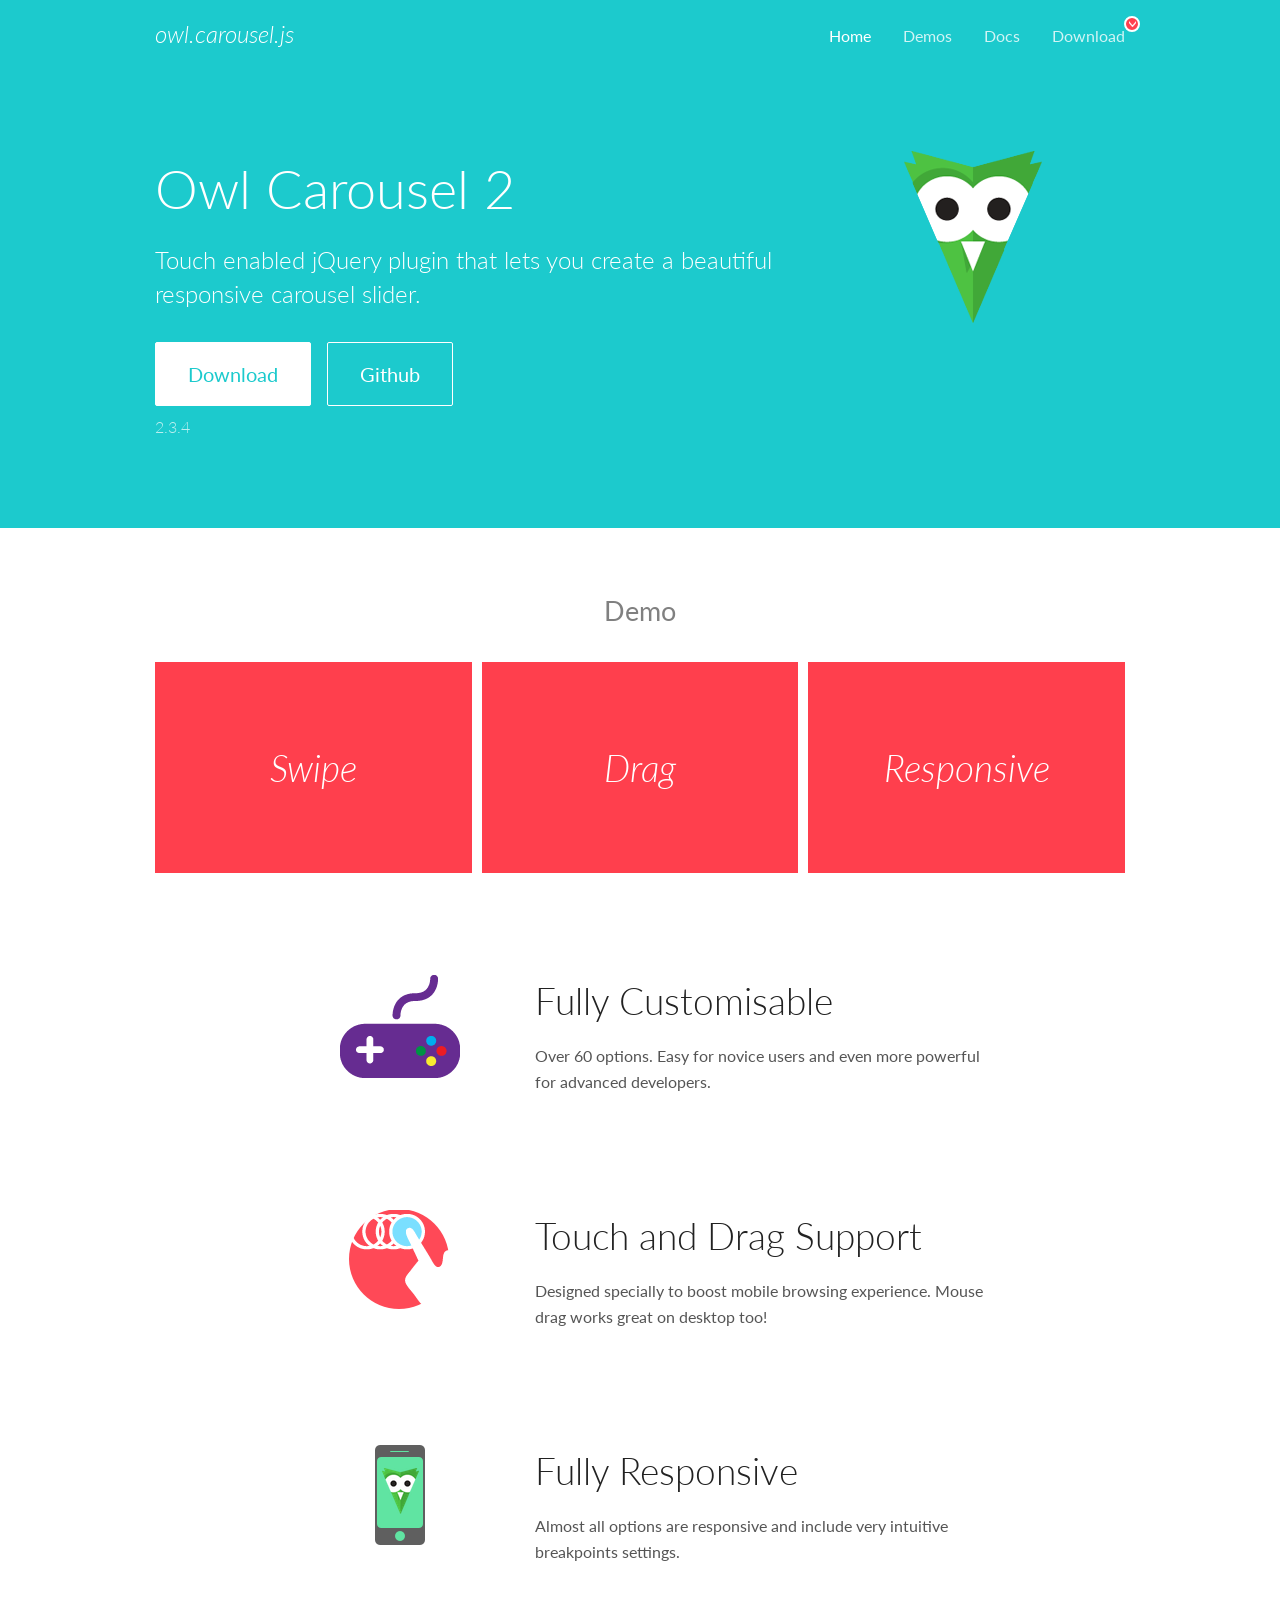
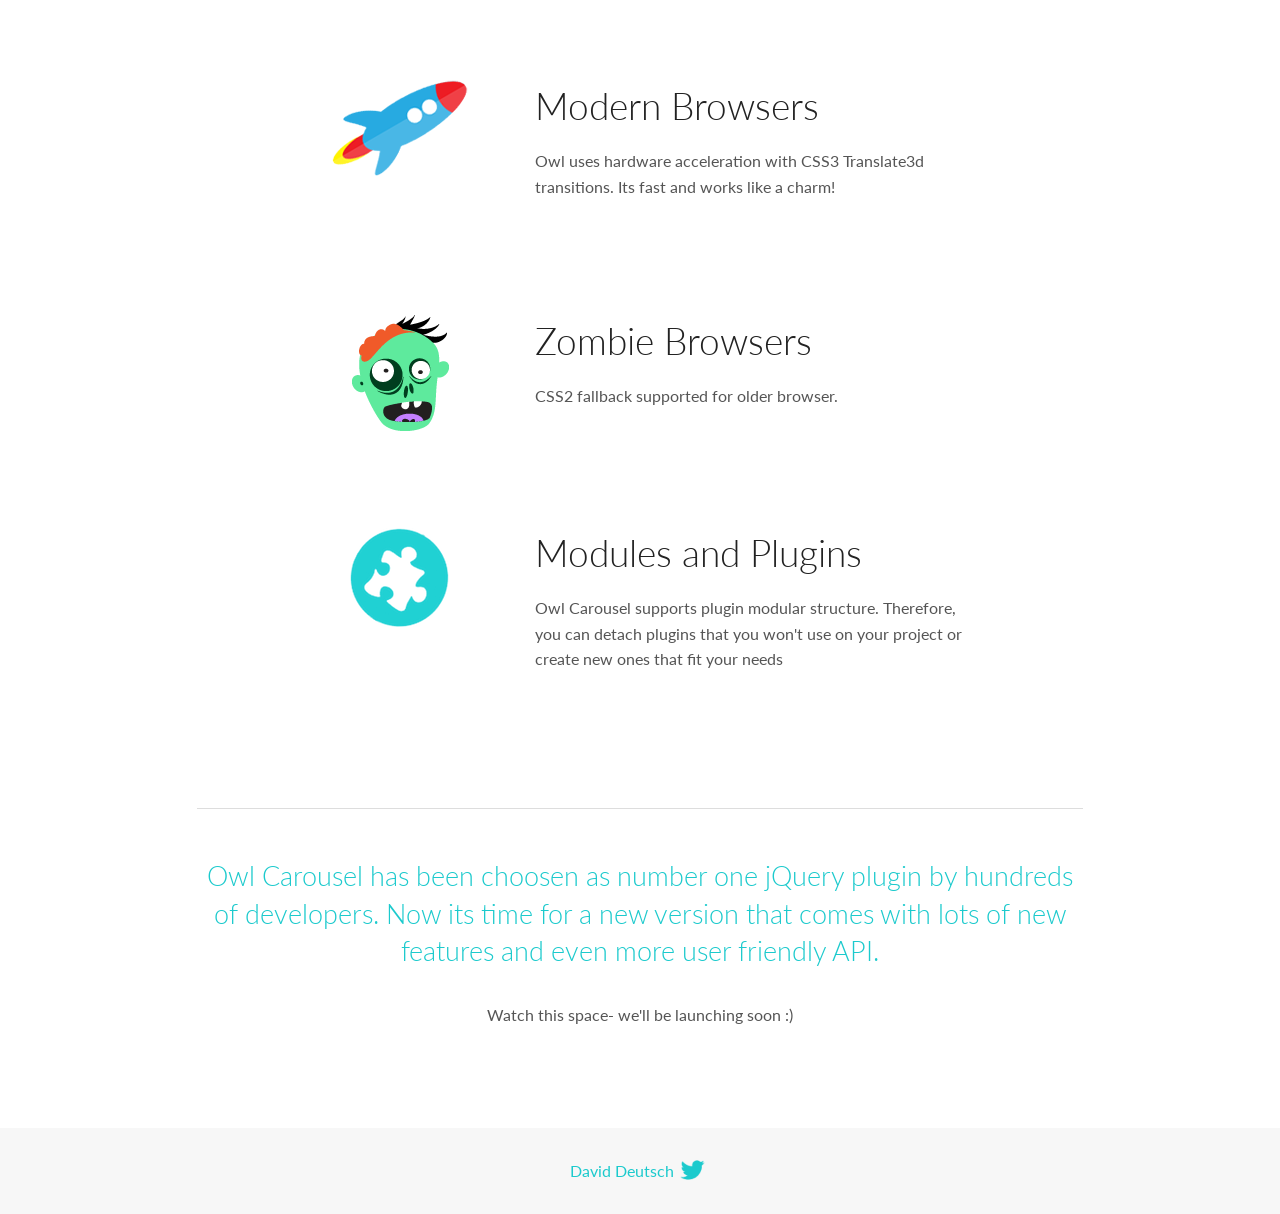
<file: OwlCarousel2-2.3.4/docs/index.html>
<!DOCTYPE html>
<html lang="en">
  <head>

    <!-- head -->
    <meta charset="utf-8">
    <meta name="msapplication-tap-highlight" content="no" />
    <meta name="viewport" content="width=device-width, initial-scale=1.0" />
    <meta name="description" content="Touch enabled jQuery plugin that lets you create beautiful responsive carousel slider.">
    <meta name="author" content="David Deutsch">
    <title>
      Home | Owl Carousel | 2.3.4
    </title>

    <!-- Stylesheets -->
    <link href='https://fonts.googleapis.com/css?family=Lato:300,400,700,400italic,300italic' rel='stylesheet' type='text/css'>
    <link rel="stylesheet" href="assets/css/docs.theme.min.css">

    <!-- Owl Stylesheets -->
    <link rel="stylesheet" href="assets/owlcarousel/assets/owl.carousel.min.css">
    <link rel="stylesheet" href="assets/owlcarousel/assets/owl.theme.default.min.css">

    <!-- HTML5 shim and Respond.js IE8 support of HTML5 elements and media queries -->

    <!--[if lt IE 9]>
      <script src="https://oss.maxcdn.com/libs/html5shiv/3.7.0/html5shiv.js"></script>
      <script src="https://oss.maxcdn.com/libs/respond.js/1.3.0/respond.min.js"></script>
    <![endif]-->

    <!-- Favicons -->
    <link rel="apple-touch-icon-precomposed" sizes="144x144" href="assets/ico/apple-touch-icon-144-precomposed.png">
    <link rel="shortcut icon" href="assets/ico/favicon.png">
    <link rel="shortcut icon" href="favicon.ico">

    <!-- Yeah i know js should not be in header. Its required for demos.-->

    <!-- javascript -->
    <script src="assets/vendors/jquery.min.js"></script>
    <script src="assets/owlcarousel/owl.carousel.js"></script>
  </head>
  <body>

    <!-- header -->
    <header class="header">
      <div class="row">
        <div class="large-12 columns">
          <div class="brand left">
            <h3>
              <a href="./OwlCarousel2/">owl.carousel.js</a> 
            </h3>
          </div>
          <a id="toggle-nav" class="right">
            <span></span> <span></span> <span></span> 
          </a> 
          <div class="nav-bar">
            <ul class="clearfix">
              <li class="active">
                <a href="./OwlCarousel2/index.html">Home</a> 
              </li>
              <li> <a href="./OwlCarousel2/demos/demos.html">Demos</a>  </li>
              <li> <a href="./OwlCarousel2/docs/started-welcome.html">Docs</a>  </li>
              <li>
                <a href="https://github.com/OwlCarousel2/OwlCarousel2/archive/2.3.4.zip">Download</a> 
                <span class="download"></span> 
              </li>
            </ul>
          </div>
        </div>
      </div>
    </header>

    <!-- home panel -->
    <section id="hero">
      <div class="row">
        <div class="large-8 medium-8 columns">
          <h1>Owl Carousel 2</h1>
          <h4>Touch enabled jQuery plugin that lets you create a beautiful responsive carousel slider.</h4>
          <a href="https://github.com/OwlCarousel2/OwlCarousel2/archive/2.3.4.zip" class="hero-button">Download</a> 
          <a href="https://github.com/OwlCarousel2/OwlCarousel2" class="hero-button outline">Github</a> 
          <p>2.3.4</p>
        </div>
        <div class="large-4 medium-4 columns">
          <img class="owl-logo" src="assets/img/owl-logo.png" alt="mr. Owl">
        </div>
      </div>
    </section>

    <!-- body -->
    <div class="home-demo">
      <div class="row">
        <div class="large-12 columns">
          <h3>Demo</h3>
          <div class="owl-carousel">
            <div class="item">
              <h2>Swipe</h2>
            </div>
            <div class="item">
              <h2>Drag</h2>
            </div>
            <div class="item">
              <h2>Responsive</h2>
            </div>
            <div class="item">
              <h2>CSS3</h2>
            </div>
            <div class="item">
              <h2>Fast</h2>
            </div>
            <div class="item">
              <h2>Easy</h2>
            </div>
            <div class="item">
              <h2>Free</h2>
            </div>
            <div class="item">
              <h2>Upgradable</h2>
            </div>
            <div class="item">
              <h2>Tons of options</h2>
            </div>
            <div class="item">
              <h2>Infinity</h2>
            </div>
            <div class="item">
              <h2>Auto Width</h2>
            </div>
          </div>
        </div>
      </div>
    </div>
    <script>
      var owl = $('.owl-carousel');
      owl.owlCarousel({
        margin: 10,
        loop: true,
        responsive: {
          0: {
            items: 1
          },
          600: {
            items: 2
          },
          1000: {
            items: 3
          }
        }
      })
    </script>

    <!-- features -->
    <div id="features">
      <div class="row">
        <div class="small-12 medium-9 small-centered columns">
          <section class="row feature">
            <div class="medium-4 small-12 columns">
              <img src="assets/img/feature-options.png" alt="">
            </div>
            <div class="medium-8 small-12 columns">
              <h2>Fully Customisable</h2>
              <p>Over 60 options. Easy for novice users and even more powerful for advanced developers.</p>
            </div>
          </section>
          <section class="row feature">
            <div class="medium-4 small-12 columns">
              <img src="assets/img/feature-drag.png" alt="">
            </div>
            <div class="medium-8 small-12 columns">
              <h2>Touch and Drag Support</h2>
              <p>Designed specially to boost mobile browsing experience. Mouse drag works great on desktop too!</p>
            </div>
          </section>
          <section class="row feature">
            <div class="medium-4 small-12 columns">
              <img src="assets/img/feature-responsive.png" alt="">
            </div>
            <div class="medium-8 small-12 columns">
              <h2>Fully Responsive</h2>
              <p>Almost all options are responsive and include very intuitive breakpoints settings.</p>
            </div>
          </section>
          <section class="row feature">
            <div class="medium-4 small-12 columns">
              <img src="assets/img/feature-modern.png" alt="">
            </div>
            <div class="medium-8 small-12 columns">
              <h2>Modern Browsers</h2>
              <p>Owl uses hardware acceleration with CSS3 Translate3d transitions. Its fast and works like a charm! </p>
            </div>
          </section>
          <section class="row feature">
            <div class="medium-4 small-12 columns">
              <img src="assets/img/feature-zombie.png" alt="">
            </div>
            <div class="medium-8 small-12 columns">
              <h2>Zombie Browsers</h2>
              <p>CSS2 fallback supported for older browser.</p>
            </div>
          </section>
          <section class="row feature">
            <div class="medium-4 small-12 columns">
              <img src="assets/img/feature-module.png" alt="">
            </div>
            <div class="medium-8 small-12 columns">
              <h2>Modules and Plugins</h2>
              <p>Owl Carousel supports plugin modular structure. Therefore, you can detach plugins that you won&#x27;t use on your project or create new ones that fit your needs</p>
            </div>
          </section>
        </div>
      </div>
    </div>

    <!-- footer -->
    <section id="teaser-text">
      <div class="row">
        <div class="small-12 medium-11 small-centered columns">
          <hr>
          <h3 id="owl-carousel-has-been-choosen-as-number-one-jquery-plugin-by-hundreds-of-developers-now-its-time-for-a-new-version-that-comes-with-lots-of-new-features-and-even-more-user-friendly-api-">Owl Carousel has been choosen as number one jQuery plugin by hundreds of developers. Now its time for a new version that comes with lots of new features and even more user friendly API.</h3>
          <p>Watch this space- we&#39;ll be launching soon :)</p>
        </div>
      </div>
    </section>

    <!-- footer -->
    <footer class="footer">
      <div class="row">
        <div class="large-12 columns">
          <h5>
            <a href="./OwlCarousel2/docs/support-contact.html">David Deutsch</a> 
            <a id="custom-tweet-button" href="https://twitter.com/share?url=https://github.com/OwlCarousel2/OwlCarousel2&text=Owl Carousel - This is so awesome! " target="_blank"></a> 
          </h5>
        </div>
      </div>
    </footer>

    <!-- vendors -->
    <script src="assets/vendors/highlight.js"></script>
    <script src="assets/js/app.js"></script>
  </body>
</html>
</file>
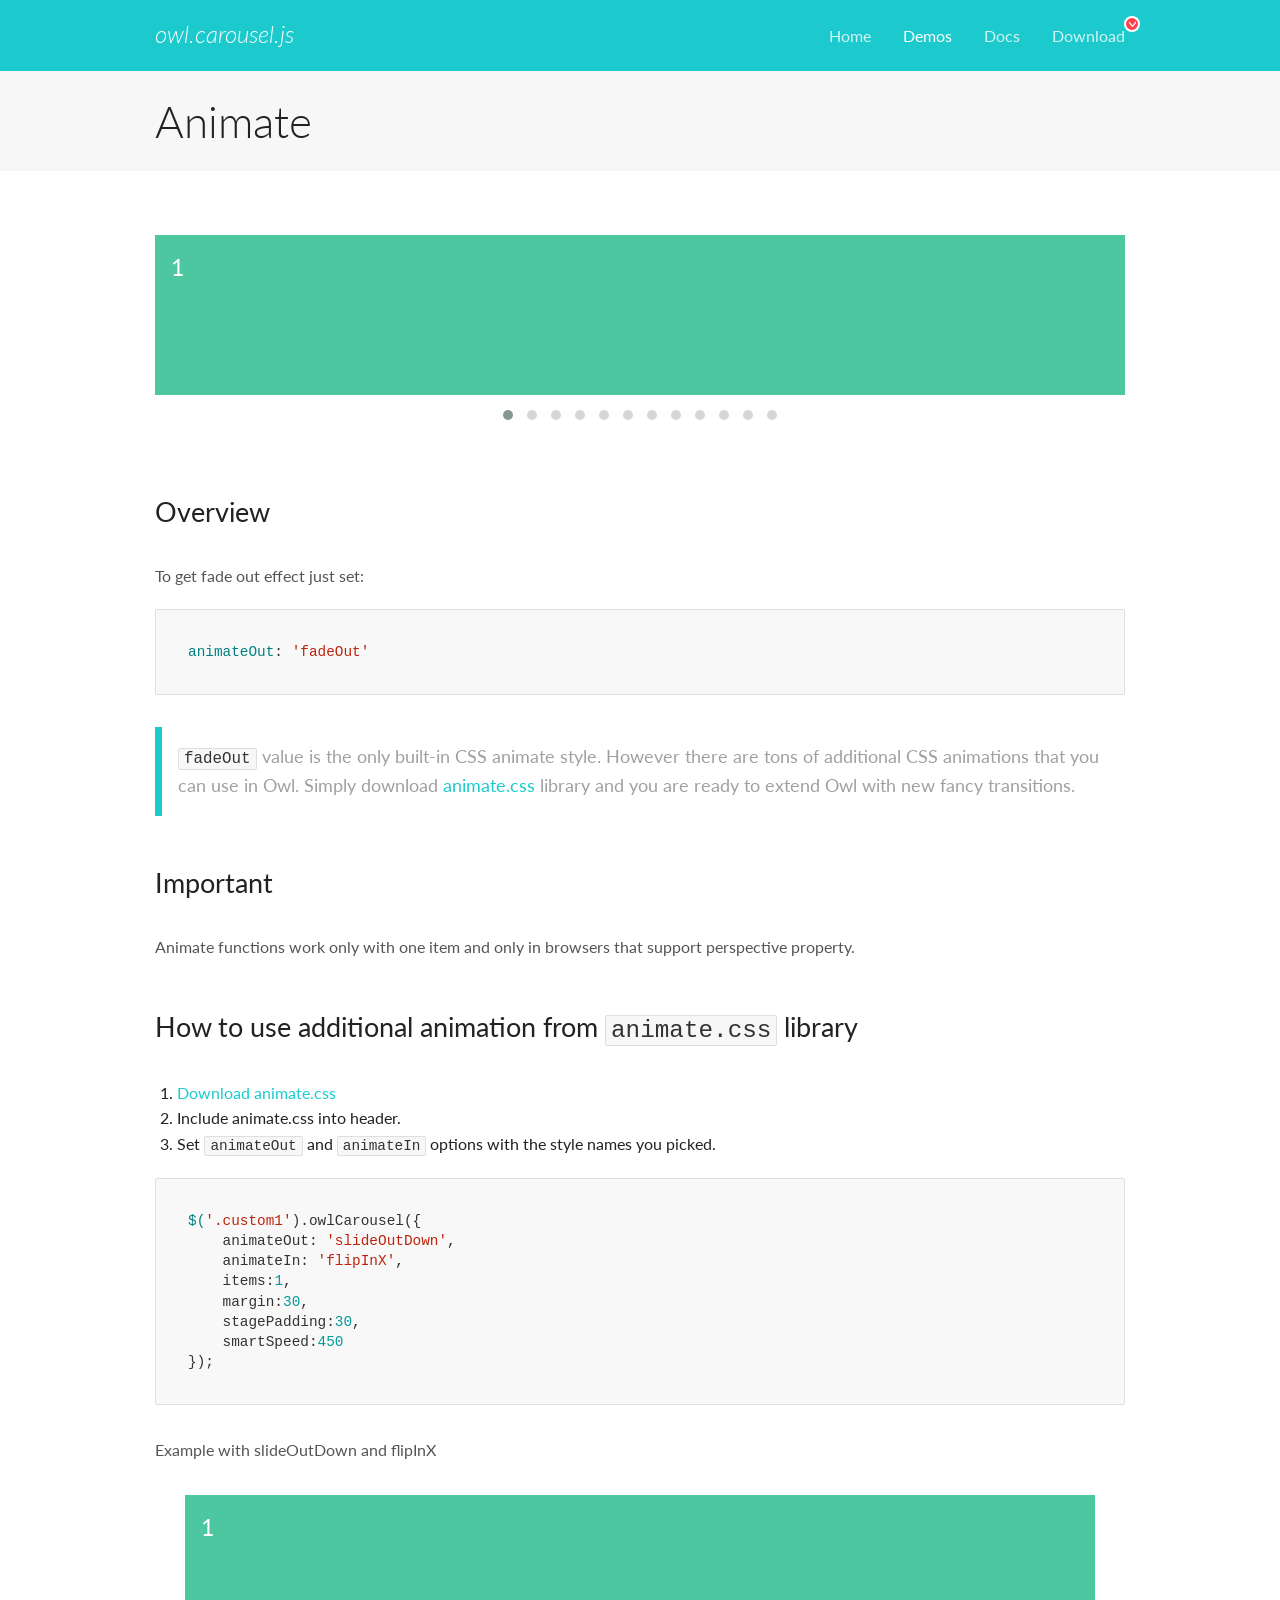
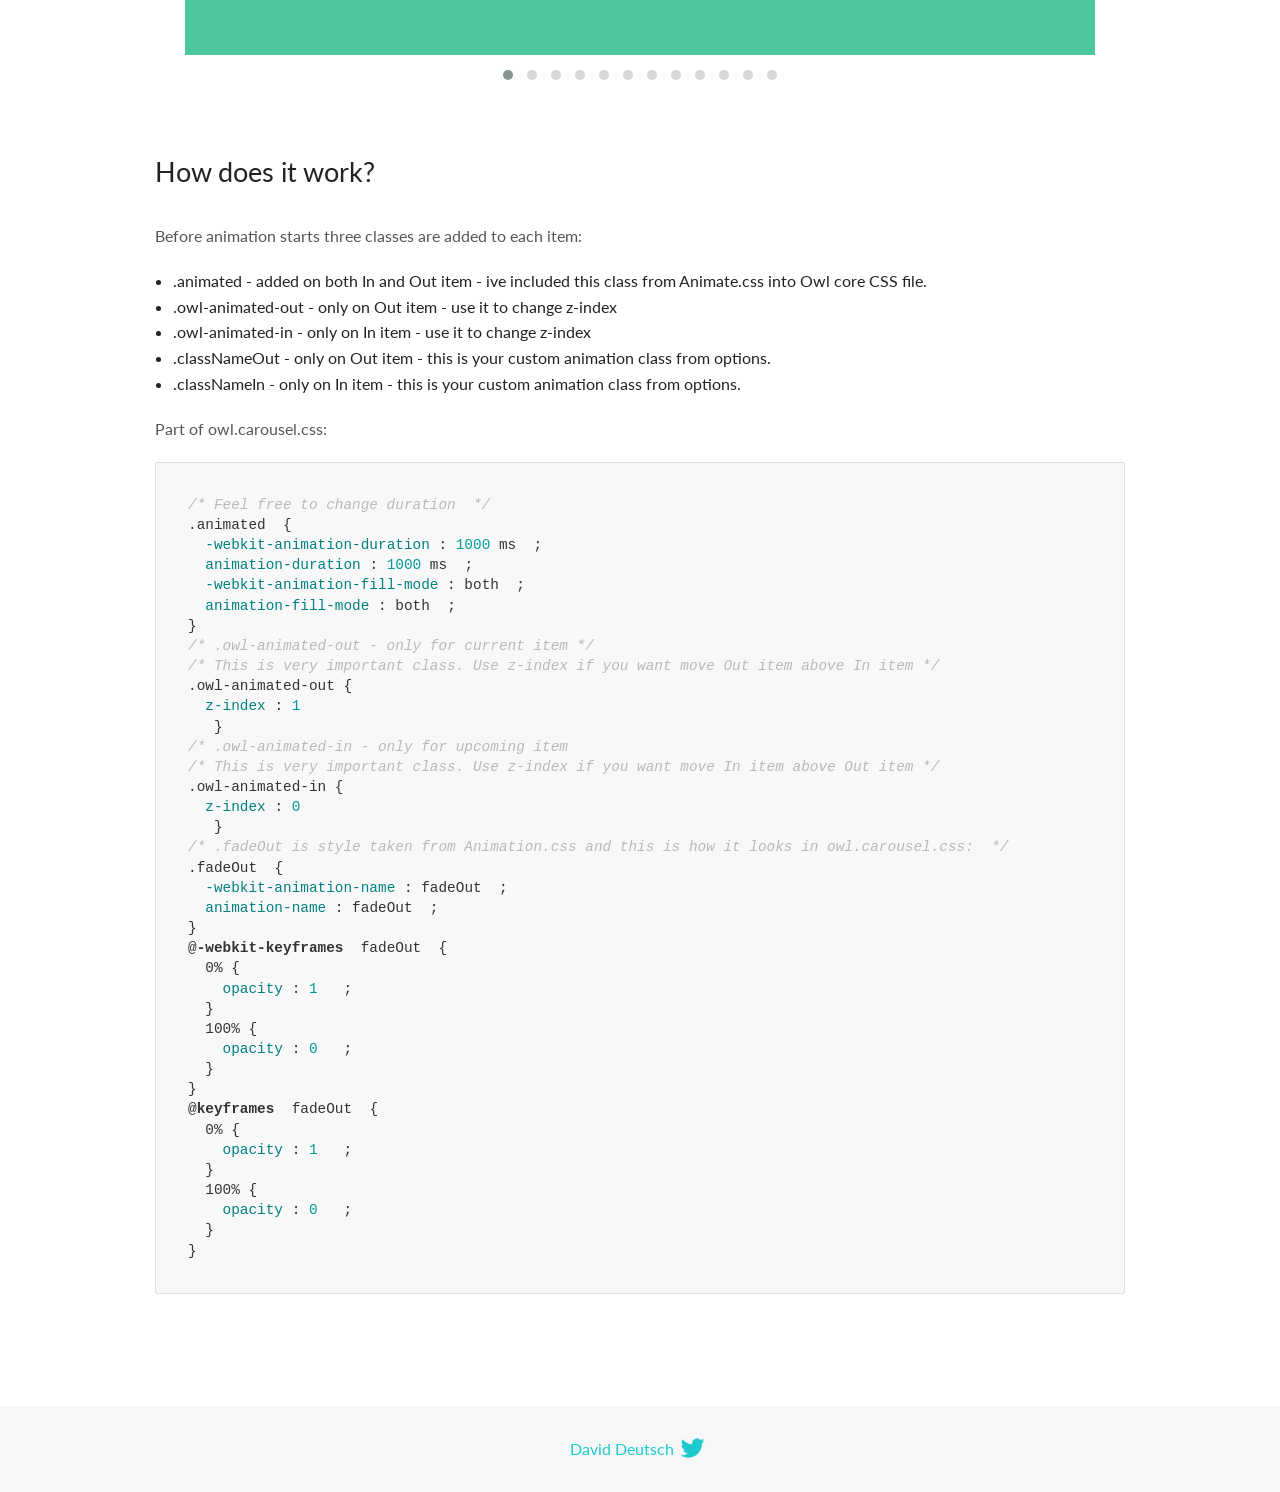
<file: OwlCarousel2-2.3.4/docs/demos/animate.html>
<!DOCTYPE html>
<html lang="en">
  <head>

    <!-- head -->
    <meta charset="utf-8">
    <meta name="msapplication-tap-highlight" content="no" />
    <meta name="viewport" content="width=device-width, initial-scale=1.0" />
    <meta name="description" content="Animate carousel">
    <meta name="author" content="David Deutsch">
    <title>
      Animate Demo | Owl Carousel | 2.3.4
    </title>

    <!-- Stylesheets -->
    <link href='https://fonts.googleapis.com/css?family=Lato:300,400,700,400italic,300italic' rel='stylesheet' type='text/css'>
    <link rel="stylesheet" href="../assets/css/docs.theme.min.css">

    <!-- Owl Stylesheets -->
    <link rel="stylesheet" href="../assets/owlcarousel/assets/owl.carousel.min.css">
    <link rel="stylesheet" href="../assets/owlcarousel/assets/owl.theme.default.min.css">

    <!-- HTML5 shim and Respond.js IE8 support of HTML5 elements and media queries -->

    <!--[if lt IE 9]>
      <script src="https://oss.maxcdn.com/libs/html5shiv/3.7.0/html5shiv.js"></script>
      <script src="https://oss.maxcdn.com/libs/respond.js/1.3.0/respond.min.js"></script>
    <![endif]-->

    <!-- Favicons -->
    <link rel="apple-touch-icon-precomposed" sizes="144x144" href="../assets/ico/apple-touch-icon-144-precomposed.png">
    <link rel="shortcut icon" href="../assets/ico/favicon.png">
    <link rel="shortcut icon" href="favicon.ico">

    <!-- Yeah i know js should not be in header. Its required for demos.-->

    <!-- javascript -->
    <script src="../assets/vendors/jquery.min.js"></script>
    <script src="../assets/owlcarousel/owl.carousel.js"></script>
  </head>
  <body>

    <!-- header -->
    <header class="header">
      <div class="row">
        <div class="large-12 columns">
          <div class="brand left">
            <h3>
              <a href="./OwlCarousel2/">owl.carousel.js</a> 
            </h3>
          </div>
          <a id="toggle-nav" class="right">
            <span></span> <span></span> <span></span> 
          </a> 
          <div class="nav-bar">
            <ul class="clearfix">
              <li> <a href="./OwlCarousel2/index.html">Home</a>  </li>
              <li class="active">
                <a href="./OwlCarousel2/demos/demos.html">Demos</a> 
              </li>
              <li> <a href="./OwlCarousel2/docs/started-welcome.html">Docs</a>  </li>
              <li>
                <a href="https://github.com/OwlCarousel2/OwlCarousel2/archive/2.3.4.zip">Download</a> 
                <span class="download"></span> 
              </li>
            </ul>
          </div>
        </div>
      </div>
    </header>

    <!-- title -->
    <section class="title">
      <div class="row">
        <div class="large-12 columns">
          <h1>Animate</h1>
        </div>
      </div>
    </section>

    <!--  Demos -->
    <section id="demos">
      <div class="row">
        <div class="large-12 columns">
          <div class="fadeOut owl-carousel owl-theme">
            <div class="item">
              <h4>1</h4>
            </div>
            <div class="item">
              <h4>2</h4>
            </div>
            <div class="item">
              <h4>3</h4>
            </div>
            <div class="item">
              <h4>4</h4>
            </div>
            <div class="item">
              <h4>5</h4>
            </div>
            <div class="item">
              <h4>6</h4>
            </div>
            <div class="item">
              <h4>7</h4>
            </div>
            <div class="item">
              <h4>8</h4>
            </div>
            <div class="item">
              <h4>9</h4>
            </div>
            <div class="item">
              <h4>10</h4>
            </div>
            <div class="item">
              <h4>11</h4>
            </div>
            <div class="item">
              <h4>12</h4>
            </div>
          </div>
          <h3 id="overview">Overview</h3>
          <p>To get fade out effect just set:</p>
          <pre><code>animateOut: &#39;fadeOut&#39;</code></pre>
          <blockquote>
            <p><code>fadeOut</code> value is the only built-in CSS animate style. However there are tons of additional CSS animations that you can use in Owl. Simply download
              <a href="https://daneden.github.io/animate.css/">animate.css</a>  library and you are ready to extend Owl with new fancy transitions.</p>
          </blockquote>
          <h3 id="important">Important</h3>
          <p>Animate functions work only with one item and only in browsers that support perspective property.</p>
          <h3 id="how-to-use-additional-animation-from-animate-css-library">How to use additional animation from <code>animate.css</code> library</h3>
          <ol>
            <li> <a href="https://daneden.github.io/animate.css/">Download animate.css</a>  </li>
            <li>Include animate.css into header.</li>
            <li>Set <code>animateOut</code> and <code>animateIn</code> options with the style names you picked.</li>
          </ol>
          <pre><code>$(&#39;.custom1&#39;).owlCarousel({
    animateOut: &#39;slideOutDown&#39;,
    animateIn: &#39;flipInX&#39;,
    items:1,
    margin:30,
    stagePadding:30,
    smartSpeed:450
});</code></pre>
          <p>Example with slideOutDown and flipInX</p>
          <div class="custom1 owl-carousel owl-theme">
            <div class="item">
              <h4>1</h4>
            </div>
            <div class="item">
              <h4>2</h4>
            </div>
            <div class="item">
              <h4>3</h4>
            </div>
            <div class="item">
              <h4>4</h4>
            </div>
            <div class="item">
              <h4>5</h4>
            </div>
            <div class="item">
              <h4>6</h4>
            </div>
            <div class="item">
              <h4>7</h4>
            </div>
            <div class="item">
              <h4>8</h4>
            </div>
            <div class="item">
              <h4>9</h4>
            </div>
            <div class="item">
              <h4>10</h4>
            </div>
            <div class="item">
              <h4>11</h4>
            </div>
            <div class="item">
              <h4>12</h4>
            </div>
          </div>
          <h3 id="how-does-it-work-">How does it work?</h3>
          <p>Before animation starts three classes are added to each item:</p>
          <ul>
            <li>.animated - added on both In and Out item - ive included this class from Animate.css into Owl core CSS file.</li>
            <li>.owl-animated-out - only on Out item - use it to change z-index</li>
            <li>.owl-animated-in - only on In item - use it to change z-index</li>
            <li>.classNameOut - only on Out item - this is your custom animation class from options.</li>
            <li>.classNameIn - only on In item - this is your custom animation class from options.</li>
          </ul>
          <p>Part of owl.carousel.css:</p>
          <pre><code class="language-css"><span class="comment">/* Feel free to change duration  */</span> 
<span class="class">.animated</span>  <span class="rules">{
  <span class="rule"><span class="attribute">-webkit-animation-duration</span> :<span class="value"> <span class="number">1000</span> ms</span> </span> ;
  <span class="rule"><span class="attribute">animation-duration</span> :<span class="value"> <span class="number">1000</span> ms</span> </span> ;
  <span class="rule"><span class="attribute">-webkit-animation-fill-mode</span> :<span class="value"> both</span> </span> ;
  <span class="rule"><span class="attribute">animation-fill-mode</span> :<span class="value"> both</span> </span> ;
<span class="rule">}</span> </span> 
<span class="comment">/* .owl-animated-out - only for current item */</span> 
<span class="comment">/* This is very important class. Use z-index if you want move Out item above In item */</span> 
<span class="class">.owl-animated-out</span> <span class="rules">{
  <span class="rule"><span class="attribute">z-index</span> :<span class="value"> <span class="number">1</span> 
</span> </span> </span> }
<span class="comment">/* .owl-animated-in - only for upcoming item
/* This is very important class. Use z-index if you want move In item above Out item */</span> 
<span class="class">.owl-animated-in</span> <span class="rules">{
  <span class="rule"><span class="attribute">z-index</span> :<span class="value"> <span class="number">0</span> 
</span> </span> </span> }
<span class="comment">/* .fadeOut is style taken from Animation.css and this is how it looks in owl.carousel.css:  */</span> 
<span class="class">.fadeOut</span>  <span class="rules">{
  <span class="rule"><span class="attribute">-webkit-animation-name</span> :<span class="value"> fadeOut</span> </span> ;
  <span class="rule"><span class="attribute">animation-name</span> :<span class="value"> fadeOut</span> </span> ;
<span class="rule">}</span> </span> 
<span class="at_rule">@<span class="keyword">-webkit-keyframes</span>  fadeOut </span> {
  0% <span class="rules">{
    <span class="rule"><span class="attribute">opacity</span> :<span class="value"> <span class="number">1</span> </span> </span> ;
  <span class="rule">}</span> </span> 
  100% <span class="rules">{
    <span class="rule"><span class="attribute">opacity</span> :<span class="value"> <span class="number">0</span> </span> </span> ;
  <span class="rule">}</span> </span> 
}
<span class="at_rule">@<span class="keyword">keyframes</span>  fadeOut </span> {
  0% <span class="rules">{
    <span class="rule"><span class="attribute">opacity</span> :<span class="value"> <span class="number">1</span> </span> </span> ;
  <span class="rule">}</span> </span> 
  100% <span class="rules">{
    <span class="rule"><span class="attribute">opacity</span> :<span class="value"> <span class="number">0</span> </span> </span> ;
  <span class="rule">}</span> </span> 
}</code></pre>
          <link rel="stylesheet" href="../assets/css/animate.css">
          <script>
            jQuery(document).ready(function($) {
              $('.fadeOut').owlCarousel({
                items: 1,
                animateOut: 'fadeOut',
                loop: true,
                margin: 10,
              });
              $('.custom1').owlCarousel({
                animateOut: 'slideOutDown',
                animateIn: 'flipInX',
                items: 1,
                margin: 30,
                stagePadding: 30,
                smartSpeed: 450
              });
            });
          </script>
        </div>
      </div>
    </section>

    <!-- footer -->
    <footer class="footer">
      <div class="row">
        <div class="large-12 columns">
          <h5>
            <a href="./OwlCarousel2/docs/support-contact.html">David Deutsch</a> 
            <a id="custom-tweet-button" href="https://twitter.com/share?url=https://github.com/OwlCarousel2/OwlCarousel2&text=Owl Carousel - This is so awesome! " target="_blank"></a> 
          </h5>
        </div>
      </div>
    </footer>

    <!-- vendors -->
    <script src="../assets/vendors/highlight.js"></script>
    <script src="../assets/js/app.js"></script>
  </body>
</html>
</file>
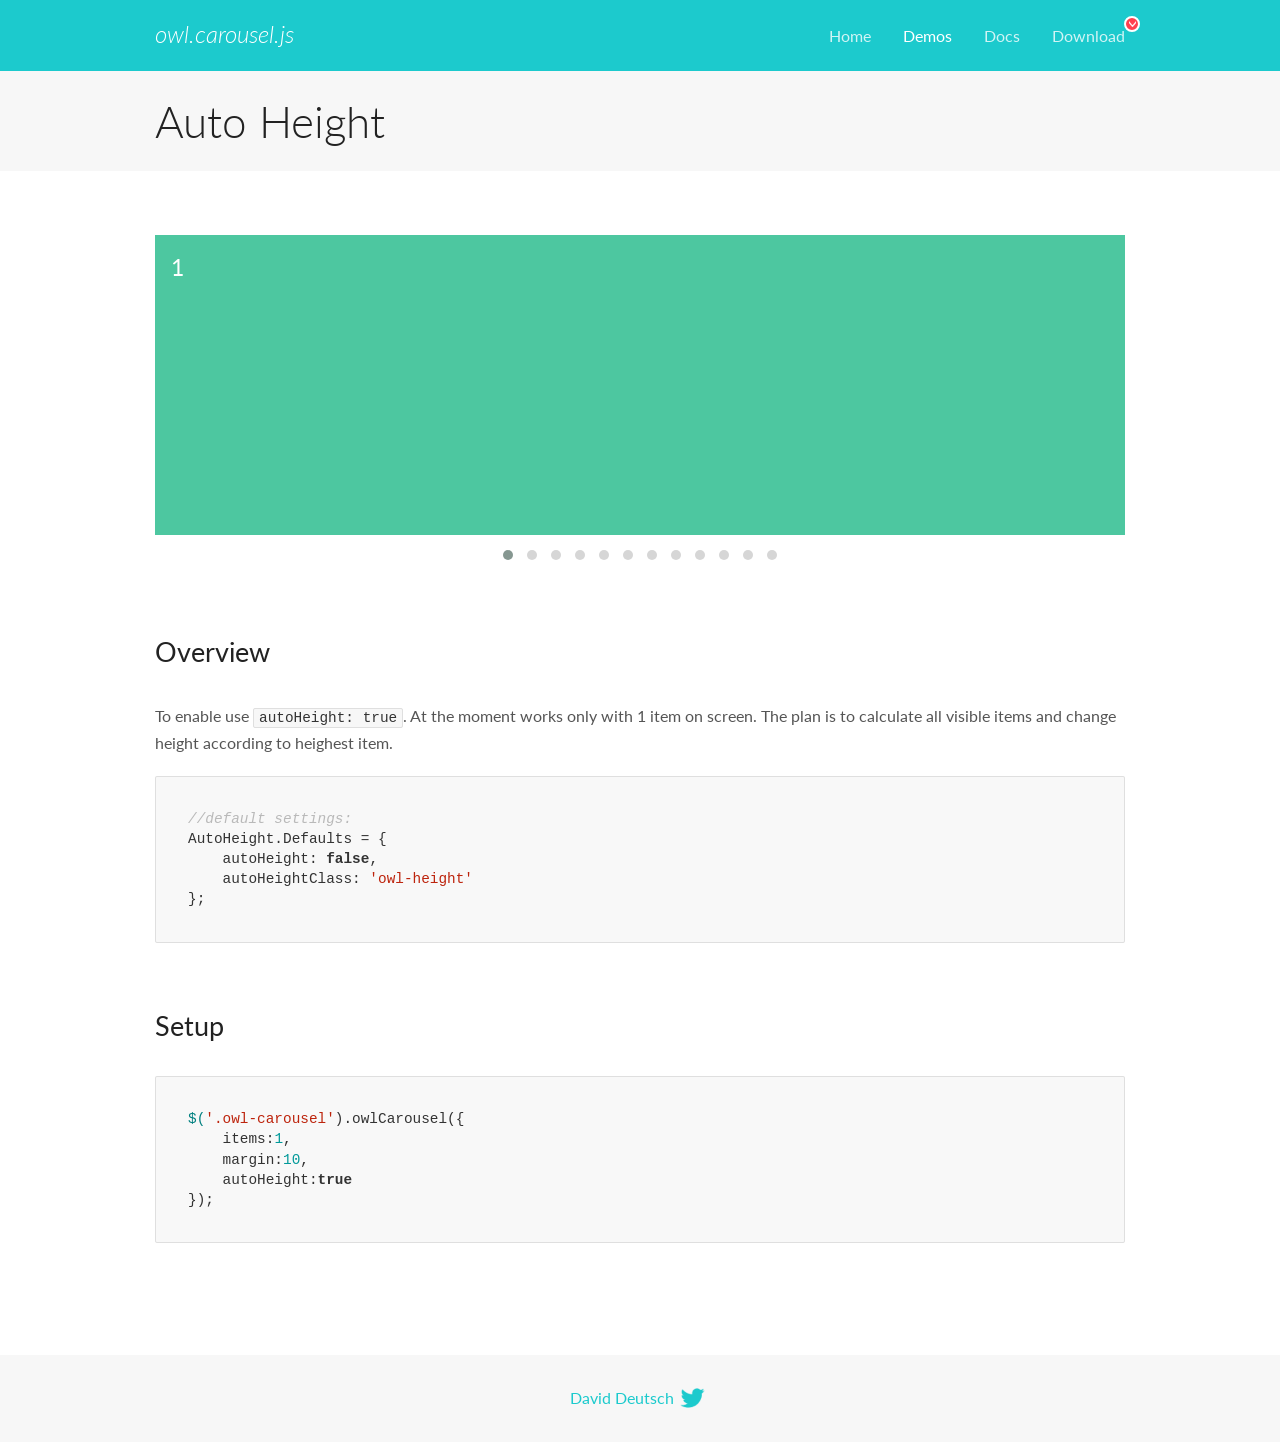
<file: OwlCarousel2-2.3.4/docs/demos/autoheight.html>
<!DOCTYPE html>
<html lang="en">
  <head>

    <!-- head -->
    <meta charset="utf-8">
    <meta name="msapplication-tap-highlight" content="no" />
    <meta name="viewport" content="width=device-width, initial-scale=1.0" />
    <meta name="description" content="autoHeight usage demo">
    <meta name="author" content="David Deutsch">
    <title>
      Auto Height Demo | Owl Carousel | 2.3.4
    </title>

    <!-- Stylesheets -->
    <link href='https://fonts.googleapis.com/css?family=Lato:300,400,700,400italic,300italic' rel='stylesheet' type='text/css'>
    <link rel="stylesheet" href="../assets/css/docs.theme.min.css">

    <!-- Owl Stylesheets -->
    <link rel="stylesheet" href="../assets/owlcarousel/assets/owl.carousel.min.css">
    <link rel="stylesheet" href="../assets/owlcarousel/assets/owl.theme.default.min.css">

    <!-- HTML5 shim and Respond.js IE8 support of HTML5 elements and media queries -->

    <!--[if lt IE 9]>
      <script src="https://oss.maxcdn.com/libs/html5shiv/3.7.0/html5shiv.js"></script>
      <script src="https://oss.maxcdn.com/libs/respond.js/1.3.0/respond.min.js"></script>
    <![endif]-->

    <!-- Favicons -->
    <link rel="apple-touch-icon-precomposed" sizes="144x144" href="../assets/ico/apple-touch-icon-144-precomposed.png">
    <link rel="shortcut icon" href="../assets/ico/favicon.png">
    <link rel="shortcut icon" href="favicon.ico">

    <!-- Yeah i know js should not be in header. Its required for demos.-->

    <!-- javascript -->
    <script src="../assets/vendors/jquery.min.js"></script>
    <script src="../assets/owlcarousel/owl.carousel.js"></script>
  </head>
  <body>

    <!-- header -->
    <header class="header">
      <div class="row">
        <div class="large-12 columns">
          <div class="brand left">
            <h3>
              <a href="./OwlCarousel2/">owl.carousel.js</a> 
            </h3>
          </div>
          <a id="toggle-nav" class="right">
            <span></span> <span></span> <span></span> 
          </a> 
          <div class="nav-bar">
            <ul class="clearfix">
              <li> <a href="./OwlCarousel2/index.html">Home</a>  </li>
              <li class="active">
                <a href="./OwlCarousel2/demos/demos.html">Demos</a> 
              </li>
              <li> <a href="./OwlCarousel2/docs/started-welcome.html">Docs</a>  </li>
              <li>
                <a href="https://github.com/OwlCarousel2/OwlCarousel2/archive/2.3.4.zip">Download</a> 
                <span class="download"></span> 
              </li>
            </ul>
          </div>
        </div>
      </div>
    </header>

    <!-- title -->
    <section class="title">
      <div class="row">
        <div class="large-12 columns">
          <h1>Auto Height</h1>
        </div>
      </div>
    </section>

    <!--  Demos -->
    <section id="demos">
      <div class="row">
        <div class="large-12 columns">
          <div class="owl-carousel owl-theme">
            <div class="item" style="height:300px">
              <h4>1</h4>
            </div>
            <div class="item" style="height:100px">
              <h4>2</h4>
            </div>
            <div class="item" style="height:500px">
              <h4>3</h4>
            </div>
            <div class="item" style="height:250px">
              <h4>4</h4>
            </div>
            <div class="item" style="height:400px">
              <h4>5</h4>
            </div>
            <div class="item" style="height:500px">
              <h4>6</h4>
            </div>
            <div class="item" style="height:600px">
              <h4>7</h4>
            </div>
            <div class="item" style="height:400px">
              <h4>8</h4>
            </div>
            <div class="item" style="height:300px">
              <h4>9</h4>
            </div>
            <div class="item" style="height:350px">
              <h4>10</h4>
            </div>
            <div class="item" style="height:200px">
              <h4>11</h4>
            </div>
            <div class="item" style="height:150px">
              <h4>12</h4>
            </div>
          </div>
          <h3 id="overview">Overview</h3>
          <p>To enable use <code>autoHeight: true</code>. At the moment works only with 1 item on screen. The plan is to calculate all visible items and change height according to heighest item.</p>
          <pre><code>//default settings:
AutoHeight.Defaults = {
    autoHeight: false,
    autoHeightClass: &#39;owl-height&#39;
};</code></pre>
          <h3 id="setup">Setup</h3>
          <pre><code>$(&#39;.owl-carousel&#39;).owlCarousel({
    items:1,
    margin:10,
    autoHeight:true
});</code></pre>
          <script>
            $(document).ready(function() {
              $('.owl-carousel').owlCarousel({
                items: 1,
                margin: 10,
                autoHeight: true
              });
            })
          </script>
        </div>
      </div>
    </section>

    <!-- footer -->
    <footer class="footer">
      <div class="row">
        <div class="large-12 columns">
          <h5>
            <a href="./OwlCarousel2/docs/support-contact.html">David Deutsch</a> 
            <a id="custom-tweet-button" href="https://twitter.com/share?url=https://github.com/OwlCarousel2/OwlCarousel2&text=Owl Carousel - This is so awesome! " target="_blank"></a> 
          </h5>
        </div>
      </div>
    </footer>

    <!-- vendors -->
    <script src="../assets/vendors/highlight.js"></script>
    <script src="../assets/js/app.js"></script>
  </body>
</html>
</file>
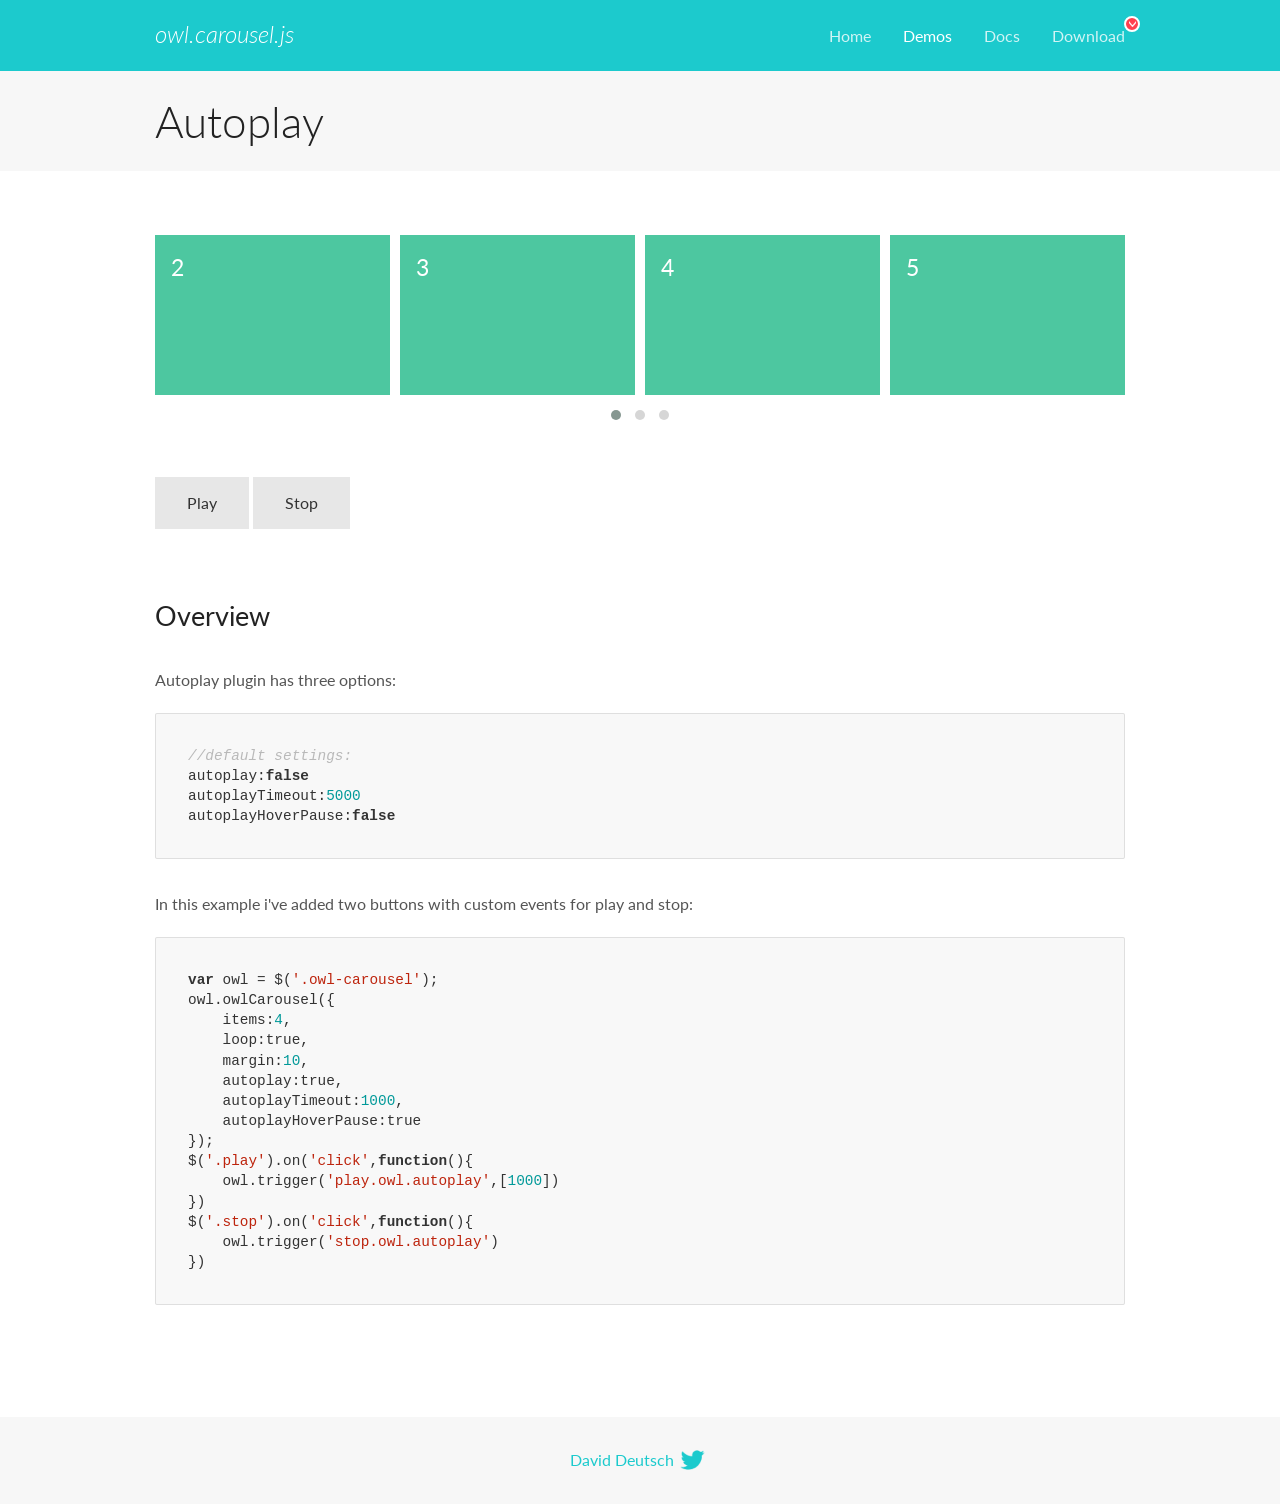
<file: OwlCarousel2-2.3.4/docs/demos/autoplay.html>
<!DOCTYPE html>
<html lang="en">
  <head>

    <!-- head -->
    <meta charset="utf-8">
    <meta name="msapplication-tap-highlight" content="no" />
    <meta name="viewport" content="width=device-width, initial-scale=1.0" />
    <meta name="description" content="Autoplay usage demo">
    <meta name="author" content="David Deutsch">
    <title>
      Autoplay Demo | Owl Carousel | 2.3.4
    </title>

    <!-- Stylesheets -->
    <link href='https://fonts.googleapis.com/css?family=Lato:300,400,700,400italic,300italic' rel='stylesheet' type='text/css'>
    <link rel="stylesheet" href="../assets/css/docs.theme.min.css">

    <!-- Owl Stylesheets -->
    <link rel="stylesheet" href="../assets/owlcarousel/assets/owl.carousel.min.css">
    <link rel="stylesheet" href="../assets/owlcarousel/assets/owl.theme.default.min.css">

    <!-- HTML5 shim and Respond.js IE8 support of HTML5 elements and media queries -->

    <!--[if lt IE 9]>
      <script src="https://oss.maxcdn.com/libs/html5shiv/3.7.0/html5shiv.js"></script>
      <script src="https://oss.maxcdn.com/libs/respond.js/1.3.0/respond.min.js"></script>
    <![endif]-->

    <!-- Favicons -->
    <link rel="apple-touch-icon-precomposed" sizes="144x144" href="../assets/ico/apple-touch-icon-144-precomposed.png">
    <link rel="shortcut icon" href="../assets/ico/favicon.png">
    <link rel="shortcut icon" href="favicon.ico">

    <!-- Yeah i know js should not be in header. Its required for demos.-->

    <!-- javascript -->
    <script src="../assets/vendors/jquery.min.js"></script>
    <script src="../assets/owlcarousel/owl.carousel.js"></script>
  </head>
  <body>

    <!-- header -->
    <header class="header">
      <div class="row">
        <div class="large-12 columns">
          <div class="brand left">
            <h3>
              <a href="./OwlCarousel2/">owl.carousel.js</a> 
            </h3>
          </div>
          <a id="toggle-nav" class="right">
            <span></span> <span></span> <span></span> 
          </a> 
          <div class="nav-bar">
            <ul class="clearfix">
              <li> <a href="./OwlCarousel2/index.html">Home</a>  </li>
              <li class="active">
                <a href="./OwlCarousel2/demos/demos.html">Demos</a> 
              </li>
              <li> <a href="./OwlCarousel2/docs/started-welcome.html">Docs</a>  </li>
              <li>
                <a href="https://github.com/OwlCarousel2/OwlCarousel2/archive/2.3.4.zip">Download</a> 
                <span class="download"></span> 
              </li>
            </ul>
          </div>
        </div>
      </div>
    </header>

    <!-- title -->
    <section class="title">
      <div class="row">
        <div class="large-12 columns">
          <h1>Autoplay</h1>
        </div>
      </div>
    </section>

    <!--  Demos -->
    <section id="demos">
      <div class="row">
        <div class="large-12 columns">
          <div class="owl-carousel owl-theme">
            <div class="item">
              <h4>1</h4>
            </div>
            <div class="item">
              <h4>2</h4>
            </div>
            <div class="item">
              <h4>3</h4>
            </div>
            <div class="item">
              <h4>4</h4>
            </div>
            <div class="item">
              <h4>5</h4>
            </div>
            <div class="item">
              <h4>6</h4>
            </div>
            <div class="item">
              <h4>7</h4>
            </div>
            <div class="item">
              <h4>8</h4>
            </div>
            <div class="item">
              <h4>9</h4>
            </div>
            <div class="item">
              <h4>10</h4>
            </div>
            <div class="item">
              <h4>11</h4>
            </div>
            <div class="item">
              <h4>12</h4>
            </div>
          </div>
          <a class="button secondary play">Play</a> 
          <a class="button secondary stop">Stop</a> 
          <h3 id="overview">Overview</h3>
          <p>Autoplay plugin has three options:</p>
          <pre><code>//default settings:
autoplay:false
autoplayTimeout:5000
autoplayHoverPause:false</code></pre>
          <p>In this example i&#39;ve added two buttons with custom events for play and stop:</p>
          <pre><code>var owl = $(&#39;.owl-carousel&#39;);
owl.owlCarousel({
    items:4,
    loop:true,
    margin:10,
    autoplay:true,
    autoplayTimeout:1000,
    autoplayHoverPause:true
});
$(&#39;.play&#39;).on(&#39;click&#39;,function(){
    owl.trigger(&#39;play.owl.autoplay&#39;,[1000])
})
$(&#39;.stop&#39;).on(&#39;click&#39;,function(){
    owl.trigger(&#39;stop.owl.autoplay&#39;)
})</code></pre>
          <script>
            $(document).ready(function() {
              var owl = $('.owl-carousel');
              owl.owlCarousel({
                items: 4,
                loop: true,
                margin: 10,
                autoplay: true,
                autoplayTimeout: 1000,
                autoplayHoverPause: true
              });
              $('.play').on('click', function() {
                owl.trigger('play.owl.autoplay', [1000])
              })
              $('.stop').on('click', function() {
                owl.trigger('stop.owl.autoplay')
              })
            })
          </script>
        </div>
      </div>
    </section>

    <!-- footer -->
    <footer class="footer">
      <div class="row">
        <div class="large-12 columns">
          <h5>
            <a href="./OwlCarousel2/docs/support-contact.html">David Deutsch</a> 
            <a id="custom-tweet-button" href="https://twitter.com/share?url=https://github.com/OwlCarousel2/OwlCarousel2&text=Owl Carousel - This is so awesome! " target="_blank"></a> 
          </h5>
        </div>
      </div>
    </footer>

    <!-- vendors -->
    <script src="../assets/vendors/highlight.js"></script>
    <script src="../assets/js/app.js"></script>
  </body>
</html>
</file>
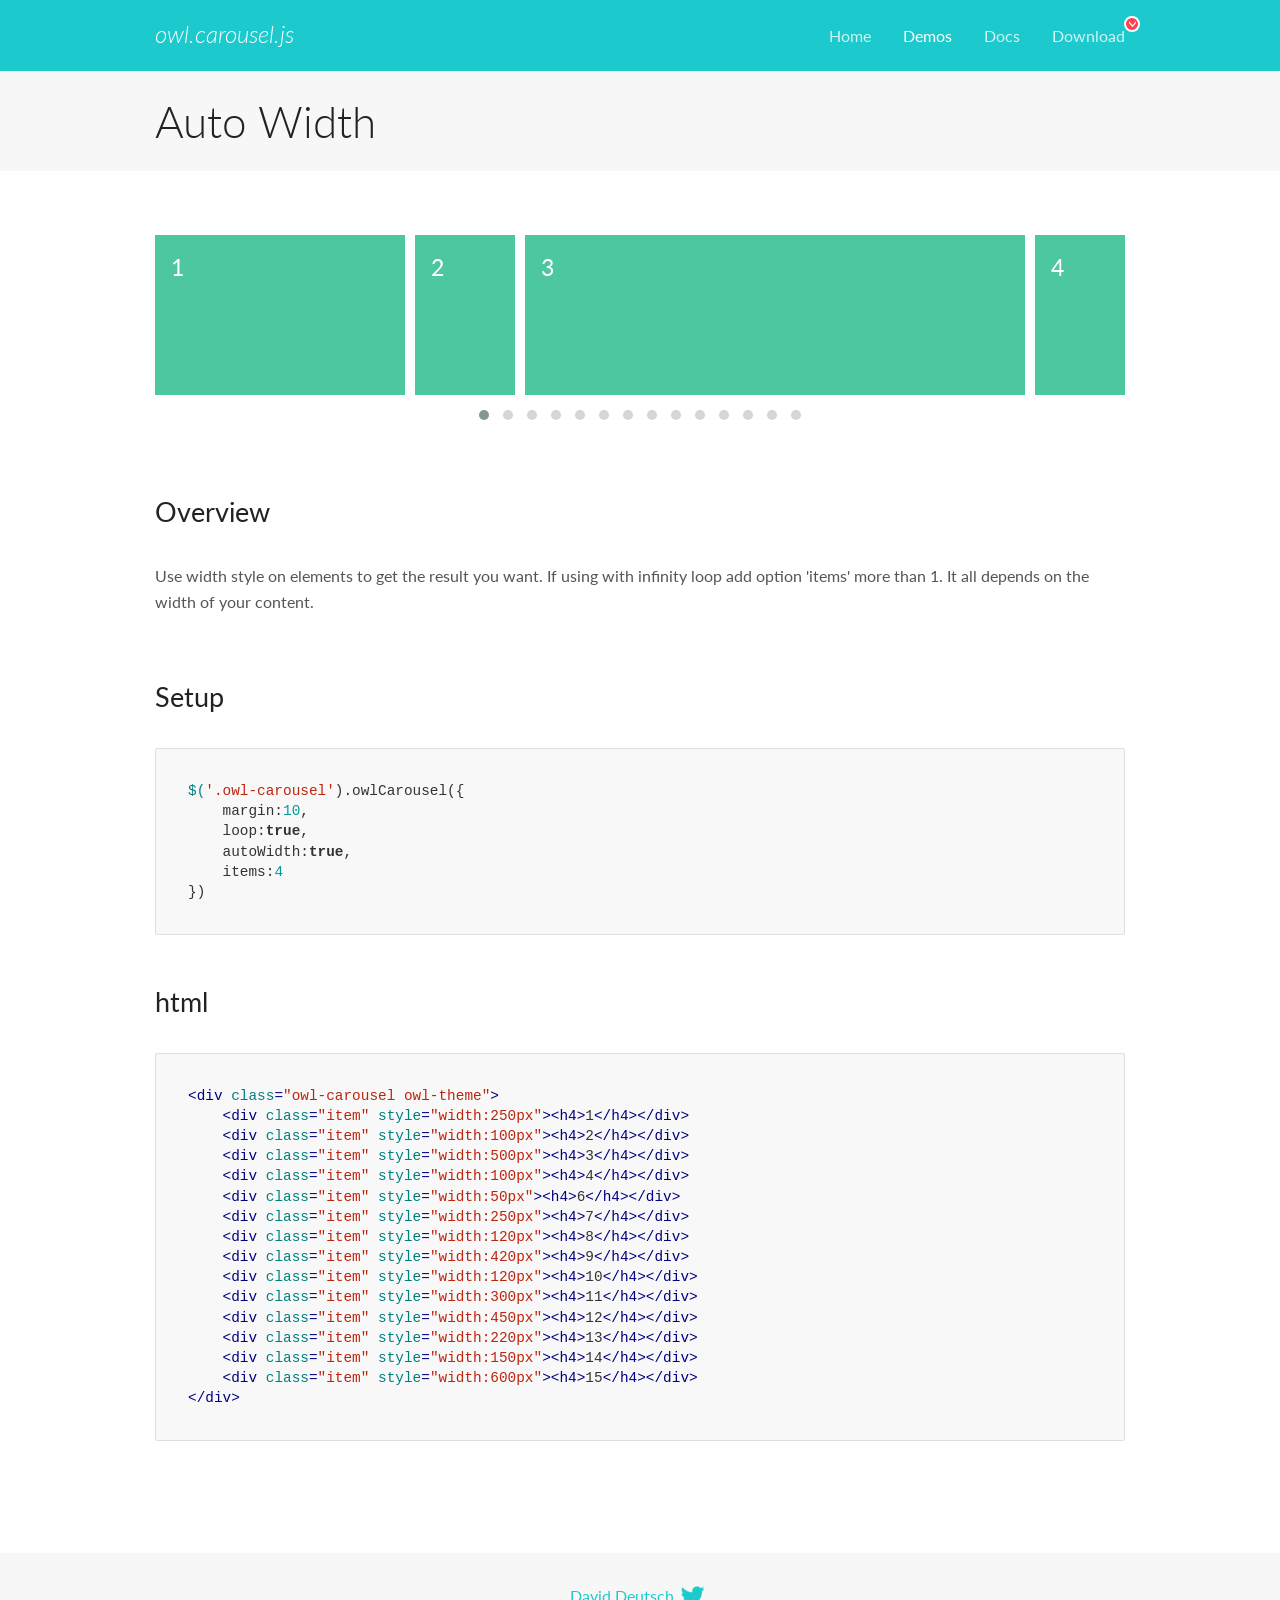
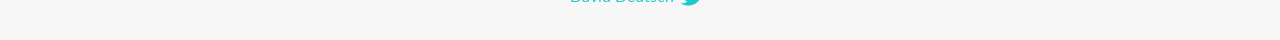
<file: OwlCarousel2-2.3.4/docs/demos/autowidth.html>
<!DOCTYPE html>
<html lang="en">
  <head>

    <!-- head -->
    <meta charset="utf-8">
    <meta name="msapplication-tap-highlight" content="no" />
    <meta name="viewport" content="width=device-width, initial-scale=1.0" />
    <meta name="description" content="Auto Width">
    <meta name="author" content="David Deutsch">
    <title>
      Auto Width Demo | Owl Carousel | 2.3.4
    </title>

    <!-- Stylesheets -->
    <link href='https://fonts.googleapis.com/css?family=Lato:300,400,700,400italic,300italic' rel='stylesheet' type='text/css'>
    <link rel="stylesheet" href="../assets/css/docs.theme.min.css">

    <!-- Owl Stylesheets -->
    <link rel="stylesheet" href="../assets/owlcarousel/assets/owl.carousel.min.css">
    <link rel="stylesheet" href="../assets/owlcarousel/assets/owl.theme.default.min.css">

    <!-- HTML5 shim and Respond.js IE8 support of HTML5 elements and media queries -->

    <!--[if lt IE 9]>
      <script src="https://oss.maxcdn.com/libs/html5shiv/3.7.0/html5shiv.js"></script>
      <script src="https://oss.maxcdn.com/libs/respond.js/1.3.0/respond.min.js"></script>
    <![endif]-->

    <!-- Favicons -->
    <link rel="apple-touch-icon-precomposed" sizes="144x144" href="../assets/ico/apple-touch-icon-144-precomposed.png">
    <link rel="shortcut icon" href="../assets/ico/favicon.png">
    <link rel="shortcut icon" href="favicon.ico">

    <!-- Yeah i know js should not be in header. Its required for demos.-->

    <!-- javascript -->
    <script src="../assets/vendors/jquery.min.js"></script>
    <script src="../assets/owlcarousel/owl.carousel.js"></script>
  </head>
  <body>

    <!-- header -->
    <header class="header">
      <div class="row">
        <div class="large-12 columns">
          <div class="brand left">
            <h3>
              <a href="./OwlCarousel2/">owl.carousel.js</a> 
            </h3>
          </div>
          <a id="toggle-nav" class="right">
            <span></span> <span></span> <span></span> 
          </a> 
          <div class="nav-bar">
            <ul class="clearfix">
              <li> <a href="./OwlCarousel2/index.html">Home</a>  </li>
              <li class="active">
                <a href="./OwlCarousel2/demos/demos.html">Demos</a> 
              </li>
              <li> <a href="./OwlCarousel2/docs/started-welcome.html">Docs</a>  </li>
              <li>
                <a href="https://github.com/OwlCarousel2/OwlCarousel2/archive/2.3.4.zip">Download</a> 
                <span class="download"></span> 
              </li>
            </ul>
          </div>
        </div>
      </div>
    </header>

    <!-- title -->
    <section class="title">
      <div class="row">
        <div class="large-12 columns">
          <h1>Auto Width</h1>
        </div>
      </div>
    </section>

    <!--  Demos -->
    <section id="demos">
      <div class="row">
        <div class="large-12 columns">
          <div class="owl-carousel owl-theme">
            <div class="item" style="width:250px">
              <h4>1</h4>
            </div>
            <div class="item" style="width:100px">
              <h4>2</h4>
            </div>
            <div class="item" style="width:500px">
              <h4>3</h4>
            </div>
            <div class="item" style="width:100px">
              <h4>4</h4>
            </div>
            <div class="item" style="width:50px">
              <h4>6</h4>
            </div>
            <div class="item" style="width:250px">
              <h4>7</h4>
            </div>
            <div class="item" style="width:120px">
              <h4>8</h4>
            </div>
            <div class="item" style="width:420px">
              <h4>9</h4>
            </div>
            <div class="item" style="width:120px">
              <h4>10</h4>
            </div>
            <div class="item" style="width:300px">
              <h4>11</h4>
            </div>
            <div class="item" style="width:450px">
              <h4>12</h4>
            </div>
            <div class="item" style="width:220px">
              <h4>13</h4>
            </div>
            <div class="item" style="width:150px">
              <h4>14</h4>
            </div>
            <div class="item" style="width:600px">
              <h4>15</h4>
            </div>
          </div>
          <h3 id="overview">Overview</h3>
          <p>Use width style on elements to get the result you want. If using with infinity loop add option &#39;items&#39; more than 1. It all depends on the width of your content.</p>
          <h3 id="setup">Setup</h3>
          <pre><code>$(&#39;.owl-carousel&#39;).owlCarousel({
    margin:10,
    loop:true,
    autoWidth:true,
    items:4
})</code></pre>
          <h3 id="html">html</h3>
          <pre><code>&lt;div class=&quot;owl-carousel owl-theme&quot;&gt;
    &lt;div class=&quot;item&quot; style=&quot;width:250px&quot;&gt;&lt;h4&gt;1&lt;/h4&gt;&lt;/div&gt;
    &lt;div class=&quot;item&quot; style=&quot;width:100px&quot;&gt;&lt;h4&gt;2&lt;/h4&gt;&lt;/div&gt;
    &lt;div class=&quot;item&quot; style=&quot;width:500px&quot;&gt;&lt;h4&gt;3&lt;/h4&gt;&lt;/div&gt;
    &lt;div class=&quot;item&quot; style=&quot;width:100px&quot;&gt;&lt;h4&gt;4&lt;/h4&gt;&lt;/div&gt;
    &lt;div class=&quot;item&quot; style=&quot;width:50px&quot;&gt;&lt;h4&gt;6&lt;/h4&gt;&lt;/div&gt;
    &lt;div class=&quot;item&quot; style=&quot;width:250px&quot;&gt;&lt;h4&gt;7&lt;/h4&gt;&lt;/div&gt;
    &lt;div class=&quot;item&quot; style=&quot;width:120px&quot;&gt;&lt;h4&gt;8&lt;/h4&gt;&lt;/div&gt;
    &lt;div class=&quot;item&quot; style=&quot;width:420px&quot;&gt;&lt;h4&gt;9&lt;/h4&gt;&lt;/div&gt;
    &lt;div class=&quot;item&quot; style=&quot;width:120px&quot;&gt;&lt;h4&gt;10&lt;/h4&gt;&lt;/div&gt;
    &lt;div class=&quot;item&quot; style=&quot;width:300px&quot;&gt;&lt;h4&gt;11&lt;/h4&gt;&lt;/div&gt;
    &lt;div class=&quot;item&quot; style=&quot;width:450px&quot;&gt;&lt;h4&gt;12&lt;/h4&gt;&lt;/div&gt;
    &lt;div class=&quot;item&quot; style=&quot;width:220px&quot;&gt;&lt;h4&gt;13&lt;/h4&gt;&lt;/div&gt;
    &lt;div class=&quot;item&quot; style=&quot;width:150px&quot;&gt;&lt;h4&gt;14&lt;/h4&gt;&lt;/div&gt;
    &lt;div class=&quot;item&quot; style=&quot;width:600px&quot;&gt;&lt;h4&gt;15&lt;/h4&gt;&lt;/div&gt;
&lt;/div&gt;</code></pre>
          <script>
            $(document).ready(function() {
              $('.owl-carousel').owlCarousel({
                margin: 10,
                loop: true,
                autoWidth: true,
                items: 4
              })
            })
          </script>
        </div>
      </div>
    </section>

    <!-- footer -->
    <footer class="footer">
      <div class="row">
        <div class="large-12 columns">
          <h5>
            <a href="./OwlCarousel2/docs/support-contact.html">David Deutsch</a> 
            <a id="custom-tweet-button" href="https://twitter.com/share?url=https://github.com/OwlCarousel2/OwlCarousel2&text=Owl Carousel - This is so awesome! " target="_blank"></a> 
          </h5>
        </div>
      </div>
    </footer>

    <!-- vendors -->
    <script src="../assets/vendors/highlight.js"></script>
    <script src="../assets/js/app.js"></script>
  </body>
</html>
</file>
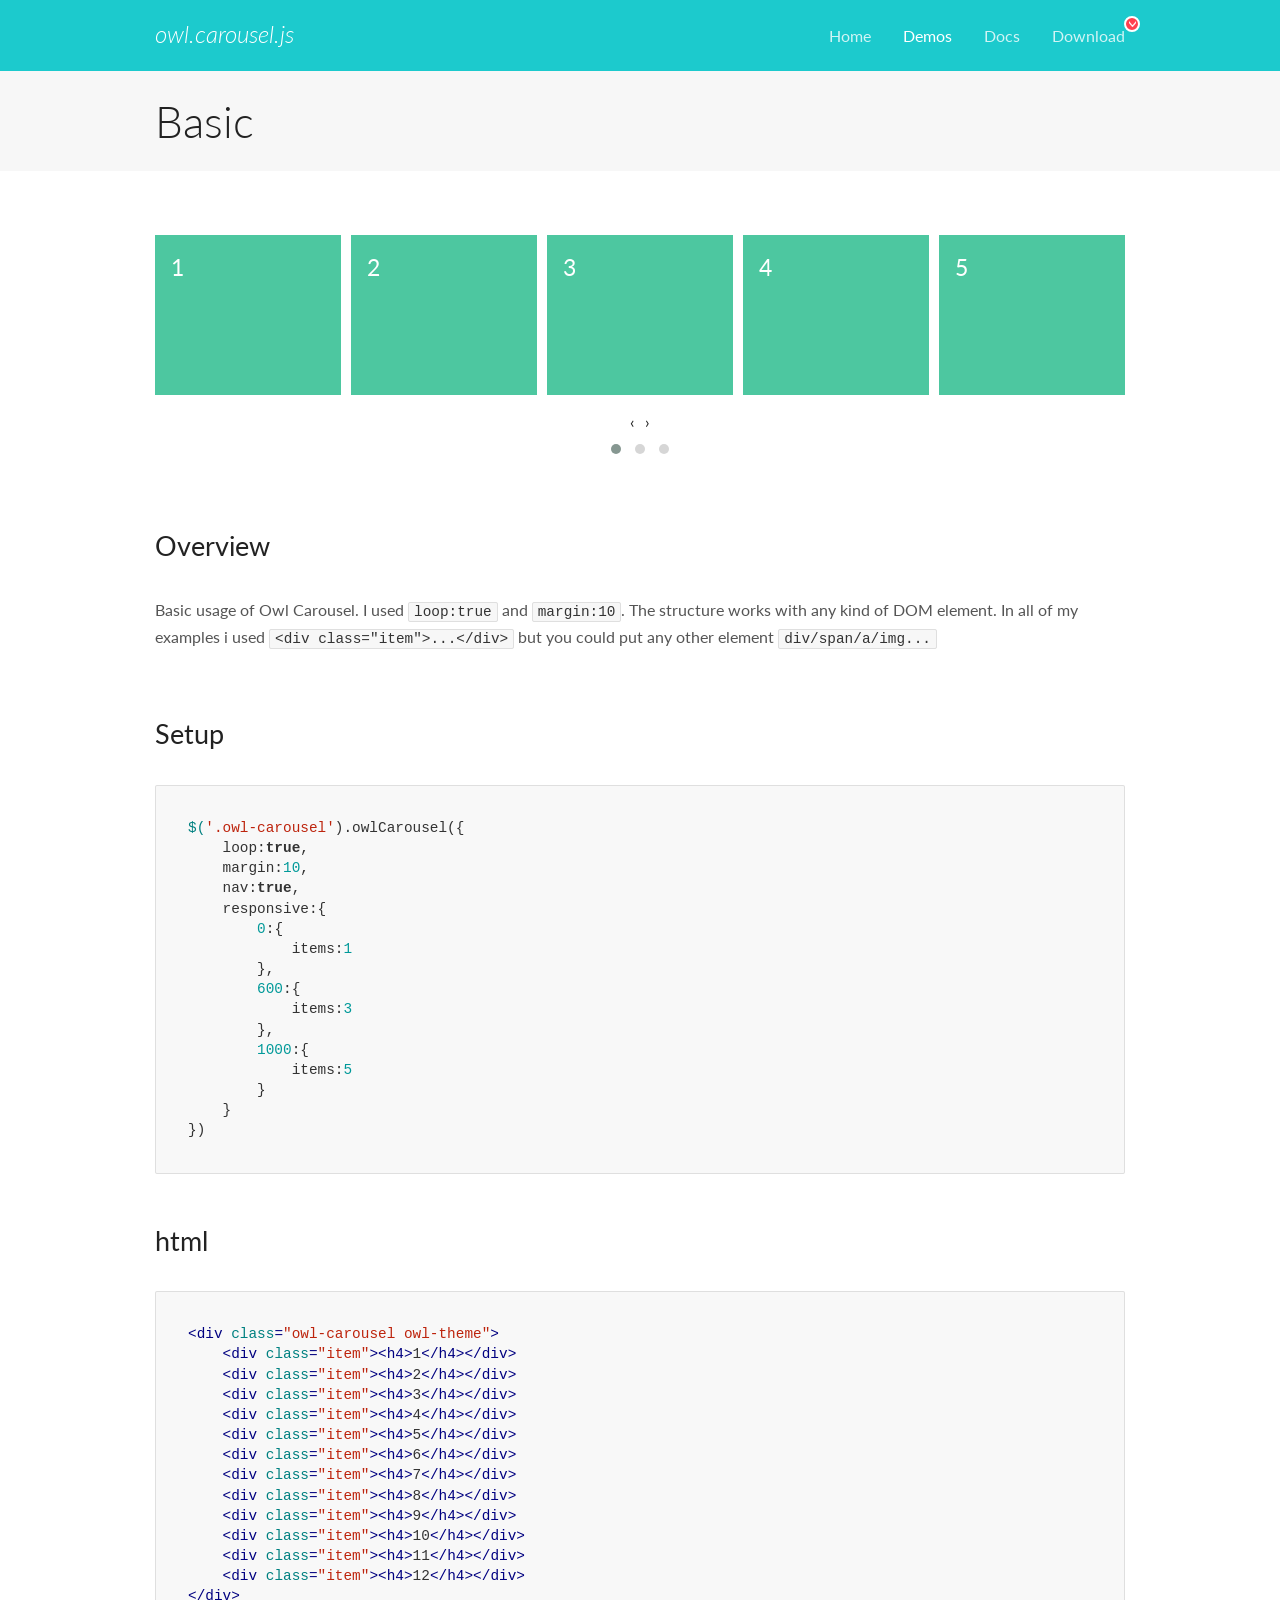
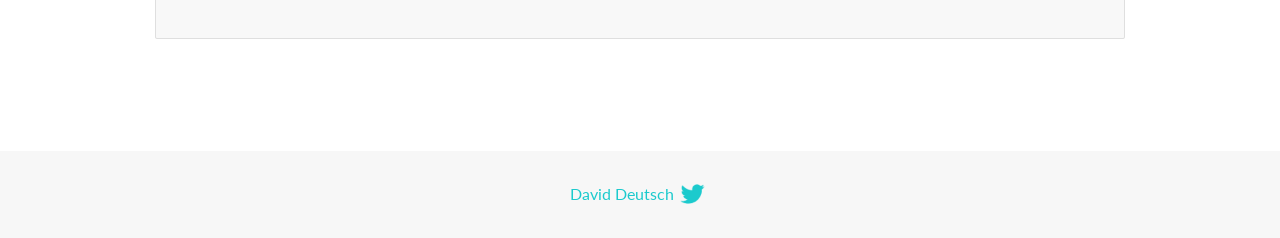
<file: OwlCarousel2-2.3.4/docs/demos/basic.html>
<!DOCTYPE html>
<html lang="en">
  <head>

    <!-- head -->
    <meta charset="utf-8">
    <meta name="msapplication-tap-highlight" content="no" />
    <meta name="viewport" content="width=device-width, initial-scale=1.0" />
    <meta name="description" content="Basic usage demo">
    <meta name="author" content="David Deutsch">
    <title>
      Basic Demo | Owl Carousel | 2.3.4
    </title>

    <!-- Stylesheets -->
    <link href='https://fonts.googleapis.com/css?family=Lato:300,400,700,400italic,300italic' rel='stylesheet' type='text/css'>
    <link rel="stylesheet" href="../assets/css/docs.theme.min.css">

    <!-- Owl Stylesheets -->
    <link rel="stylesheet" href="../assets/owlcarousel/assets/owl.carousel.min.css">
    <link rel="stylesheet" href="../assets/owlcarousel/assets/owl.theme.default.min.css">

    <!-- HTML5 shim and Respond.js IE8 support of HTML5 elements and media queries -->

    <!--[if lt IE 9]>
      <script src="https://oss.maxcdn.com/libs/html5shiv/3.7.0/html5shiv.js"></script>
      <script src="https://oss.maxcdn.com/libs/respond.js/1.3.0/respond.min.js"></script>
    <![endif]-->

    <!-- Favicons -->
    <link rel="apple-touch-icon-precomposed" sizes="144x144" href="../assets/ico/apple-touch-icon-144-precomposed.png">
    <link rel="shortcut icon" href="../assets/ico/favicon.png">
    <link rel="shortcut icon" href="favicon.ico">

    <!-- Yeah i know js should not be in header. Its required for demos.-->

    <!-- javascript -->
    <script src="../assets/vendors/jquery.min.js"></script>
    <script src="../assets/owlcarousel/owl.carousel.js"></script>
  </head>
  <body>

    <!-- header -->
    <header class="header">
      <div class="row">
        <div class="large-12 columns">
          <div class="brand left">
            <h3>
              <a href="./OwlCarousel2/">owl.carousel.js</a> 
            </h3>
          </div>
          <a id="toggle-nav" class="right">
            <span></span> <span></span> <span></span> 
          </a> 
          <div class="nav-bar">
            <ul class="clearfix">
              <li> <a href="./OwlCarousel2/index.html">Home</a>  </li>
              <li class="active">
                <a href="./OwlCarousel2/demos/demos.html">Demos</a> 
              </li>
              <li> <a href="./OwlCarousel2/docs/started-welcome.html">Docs</a>  </li>
              <li>
                <a href="https://github.com/OwlCarousel2/OwlCarousel2/archive/2.3.4.zip">Download</a> 
                <span class="download"></span> 
              </li>
            </ul>
          </div>
        </div>
      </div>
    </header>

    <!-- title -->
    <section class="title">
      <div class="row">
        <div class="large-12 columns">
          <h1>Basic</h1>
        </div>
      </div>
    </section>

    <!--  Demos -->
    <section id="demos">
      <div class="row">
        <div class="large-12 columns">
          <div class="owl-carousel owl-theme">
            <div class="item">
              <h4>1</h4>
            </div>
            <div class="item">
              <h4>2</h4>
            </div>
            <div class="item">
              <h4>3</h4>
            </div>
            <div class="item">
              <h4>4</h4>
            </div>
            <div class="item">
              <h4>5</h4>
            </div>
            <div class="item">
              <h4>6</h4>
            </div>
            <div class="item">
              <h4>7</h4>
            </div>
            <div class="item">
              <h4>8</h4>
            </div>
            <div class="item">
              <h4>9</h4>
            </div>
            <div class="item">
              <h4>10</h4>
            </div>
            <div class="item">
              <h4>11</h4>
            </div>
            <div class="item">
              <h4>12</h4>
            </div>
          </div>
          <h3 id="overview">Overview</h3>
          <p>Basic usage of Owl Carousel. I used <code>loop:true</code> and <code>margin:10</code>. The structure works with any kind of DOM element. In all of my examples i used <code>&lt;div class=&quot;item&quot;&gt;...&lt;/div&gt;</code> but you could
            put any other element <code>div/span/a/img...</code></p>
          <h3 id="setup">Setup</h3>
          <pre><code>$(&#39;.owl-carousel&#39;).owlCarousel({
    loop:true,
    margin:10,
    nav:true,
    responsive:{
        0:{
            items:1
        },
        600:{
            items:3
        },
        1000:{
            items:5
        }
    }
})</code></pre>
          <h3 id="html">html</h3>
          <pre><code>&lt;div class=&quot;owl-carousel owl-theme&quot;&gt;
    &lt;div class=&quot;item&quot;&gt;&lt;h4&gt;1&lt;/h4&gt;&lt;/div&gt;
    &lt;div class=&quot;item&quot;&gt;&lt;h4&gt;2&lt;/h4&gt;&lt;/div&gt;
    &lt;div class=&quot;item&quot;&gt;&lt;h4&gt;3&lt;/h4&gt;&lt;/div&gt;
    &lt;div class=&quot;item&quot;&gt;&lt;h4&gt;4&lt;/h4&gt;&lt;/div&gt;
    &lt;div class=&quot;item&quot;&gt;&lt;h4&gt;5&lt;/h4&gt;&lt;/div&gt;
    &lt;div class=&quot;item&quot;&gt;&lt;h4&gt;6&lt;/h4&gt;&lt;/div&gt;
    &lt;div class=&quot;item&quot;&gt;&lt;h4&gt;7&lt;/h4&gt;&lt;/div&gt;
    &lt;div class=&quot;item&quot;&gt;&lt;h4&gt;8&lt;/h4&gt;&lt;/div&gt;
    &lt;div class=&quot;item&quot;&gt;&lt;h4&gt;9&lt;/h4&gt;&lt;/div&gt;
    &lt;div class=&quot;item&quot;&gt;&lt;h4&gt;10&lt;/h4&gt;&lt;/div&gt;
    &lt;div class=&quot;item&quot;&gt;&lt;h4&gt;11&lt;/h4&gt;&lt;/div&gt;
    &lt;div class=&quot;item&quot;&gt;&lt;h4&gt;12&lt;/h4&gt;&lt;/div&gt;
&lt;/div&gt;</code></pre>
          <script>
            $(document).ready(function() {
              var owl = $('.owl-carousel');
              owl.owlCarousel({
                margin: 10,
                nav: true,
                loop: true,
                responsive: {
                  0: {
                    items: 1
                  },
                  600: {
                    items: 3
                  },
                  1000: {
                    items: 5
                  }
                }
              })
            })
          </script>
        </div>
      </div>
    </section>

    <!-- footer -->
    <footer class="footer">
      <div class="row">
        <div class="large-12 columns">
          <h5>
            <a href="./OwlCarousel2/docs/support-contact.html">David Deutsch</a> 
            <a id="custom-tweet-button" href="https://twitter.com/share?url=https://github.com/OwlCarousel2/OwlCarousel2&text=Owl Carousel - This is so awesome! " target="_blank"></a> 
          </h5>
        </div>
      </div>
    </footer>

    <!-- vendors -->
    <script src="../assets/vendors/highlight.js"></script>
    <script src="../assets/js/app.js"></script>
  </body>
</html>
</file>
